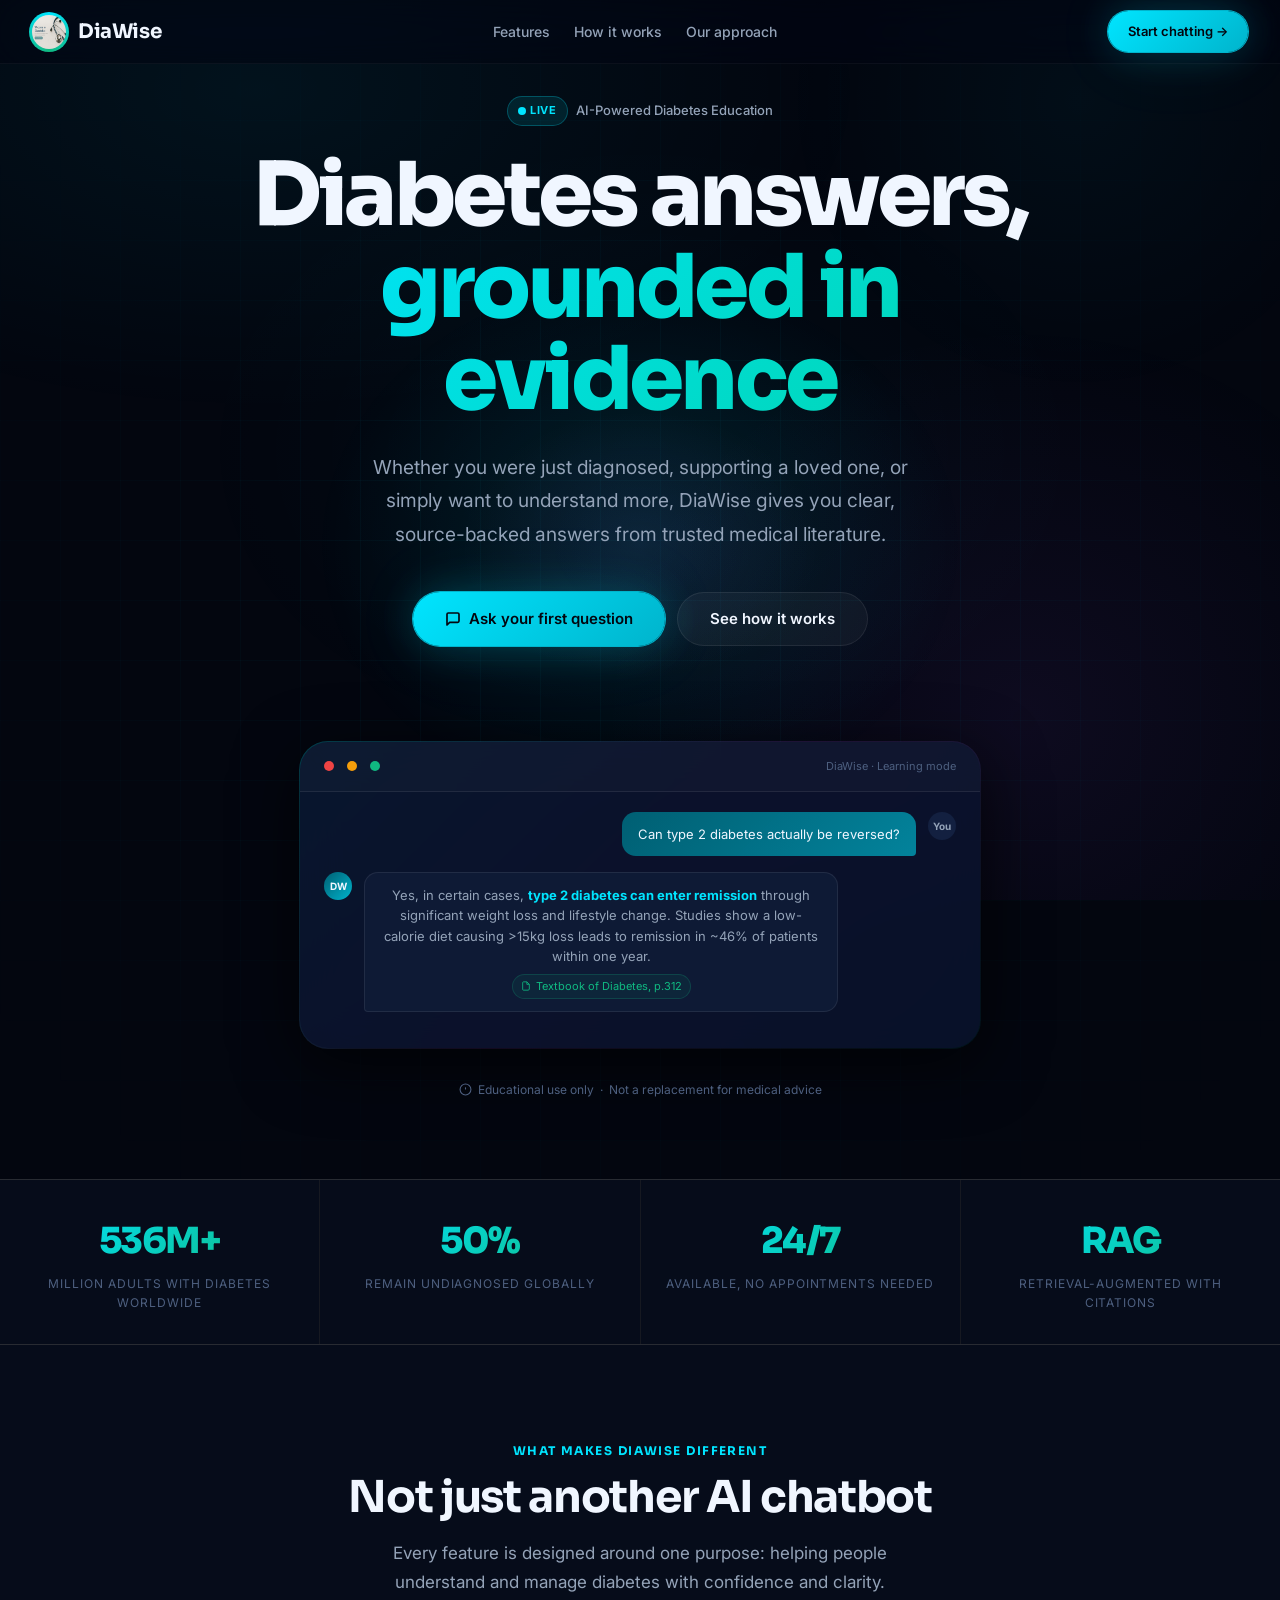
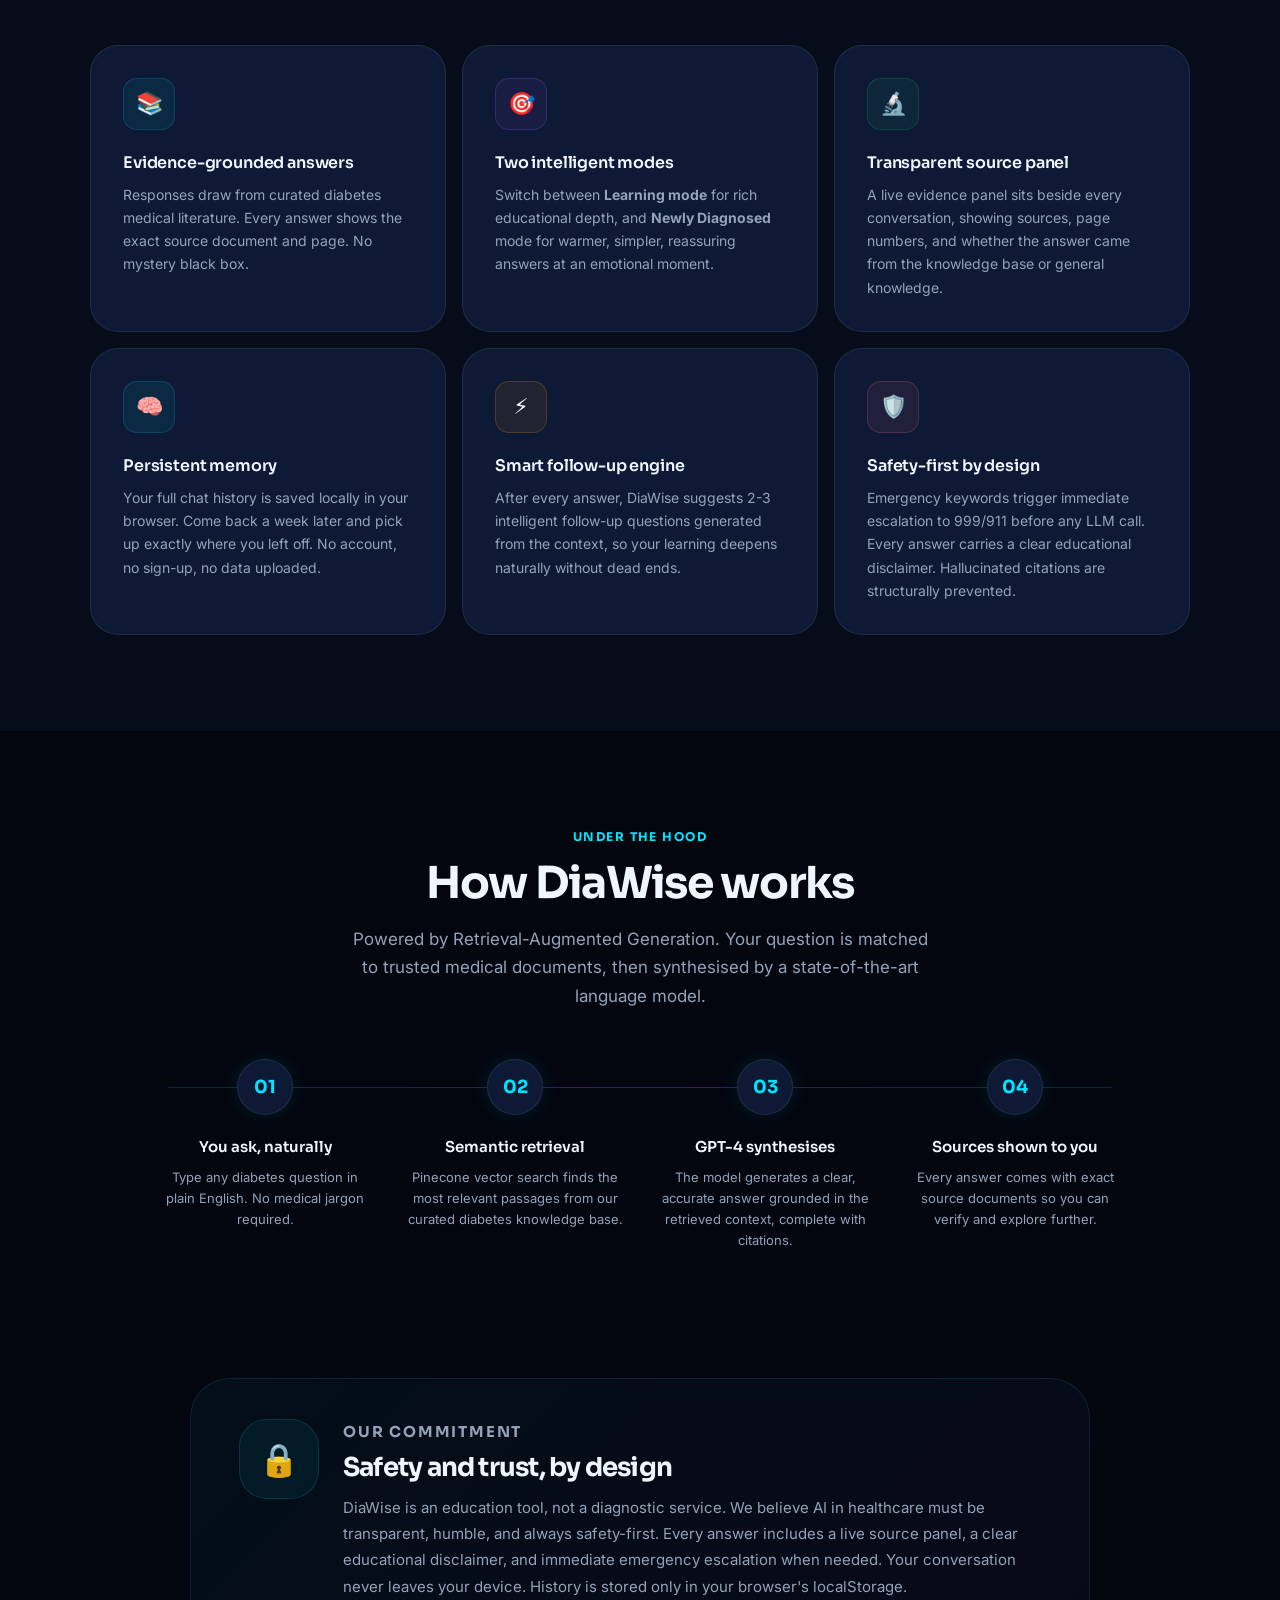
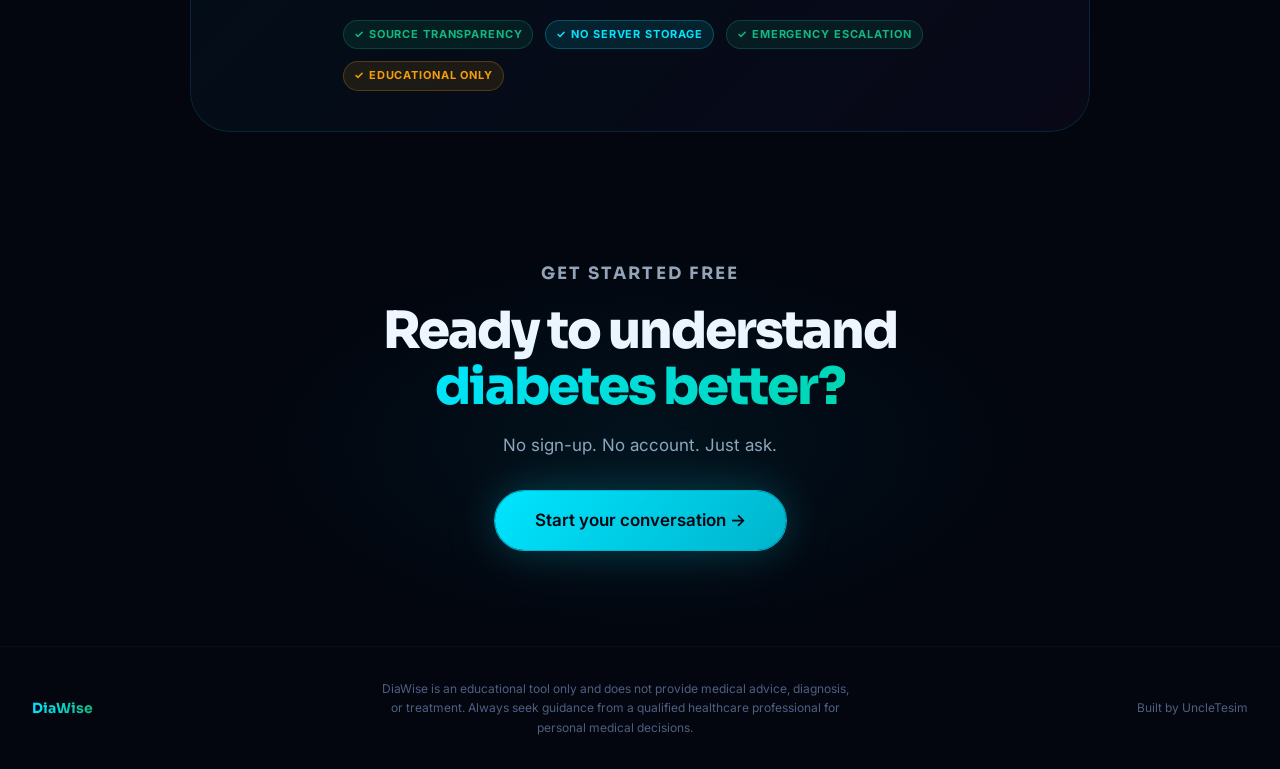
<file: templates/index.html>
<!doctype html>
<html lang="en">
  <head>
    <meta charset="UTF-8" />
    <meta name="viewport" content="width=device-width, initial-scale=1.0" />
    <title>DiaWise – Trusted Diabetes Information, Powered by AI</title>
    <meta
      name="description"
      content="Evidence-grounded answers about diabetes from trusted medical literature. Built for the newly diagnosed, caregivers, and lifelong learners."
    />
    <link rel="icon" type="image/png" href="/static/favicon.png" />
    <link rel="preconnect" href="https://fonts.googleapis.com" />
    <link rel="preconnect" href="https://fonts.gstatic.com" crossorigin />
    <link
      href="https://fonts.googleapis.com/css2?family=Sora:wght@300;400;600;700;800&family=Inter:wght@400;500;600&display=swap"
      rel="stylesheet"
    />
    <link rel="stylesheet" href="/static/style.css" />
  </head>
  <body>
    <!-- ═══════════════════════════════════════════════════════════════
     NAVIGATION
═══════════════════════════════════════════════════════════════════ -->
    <nav class="dw-nav" id="dw-nav" aria-label="Main navigation">
      <a href="/" class="dw-nav__brand" aria-label="DiaWise home">
        <div class="dw-nav__logo-wrap" aria-hidden="true">
          <img src="/static/favicon.png" alt="" />
        </div>
        DiaWise
      </a>
      <ul class="dw-nav__links" role="list">
        <li><a href="#features">Features</a></li>
        <li><a href="#how-it-works">How it works</a></li>
        <li><a href="#trust">Our approach</a></li>
      </ul>
      <a href="/ask" class="btn btn--primary btn--sm">Start chatting →</a>
    </nav>

    <!-- ═══════════════════════════════════════════════════════════════
     HERO
═══════════════════════════════════════════════════════════════════ -->
    <main>
      <section class="dw-hero" aria-labelledby="hero-title">
        <div class="dw-hero__grid" aria-hidden="true"></div>
        <div class="dw-hero__burst" aria-hidden="true"></div>

        <!-- Floating particles injected by JS -->
        <div
          class="dw-hero__particles"
          id="dw-particles"
          aria-hidden="true"
        ></div>

        <span class="dw-hero__eyebrow">
          <span class="badge badge--cyan">
            <svg
              width="8"
              height="8"
              viewBox="0 0 8 8"
              fill="currentColor"
              aria-hidden="true"
            >
              <circle cx="4" cy="4" r="4" />
            </svg>
            Live
          </span>
          <span
            style="color: var(--text-2); font-size: 0.8125rem; font-weight: 500"
            >AI-Powered Diabetes Education</span
          >
        </span>

        <h1 class="dw-hero__title" id="hero-title">
          Diabetes answers,<br />
          <span class="gradient-text line2">grounded in evidence</span>
        </h1>

        <p class="dw-hero__subtitle">
          Whether you were just diagnosed, supporting a loved one, or simply
          want to understand more, DiaWise gives you clear, source-backed
          answers from trusted medical literature.
        </p>

        <div class="dw-hero__actions">
          <a href="/ask" class="btn btn--primary">
            <svg
              width="16"
              height="16"
              viewBox="0 0 24 24"
              fill="none"
              stroke="currentColor"
              stroke-width="2.5"
              stroke-linecap="round"
              stroke-linejoin="round"
              aria-hidden="true"
            >
              <path
                d="M21 15a2 2 0 0 1-2 2H7l-4 4V5a2 2 0 0 1 2-2h14a2 2 0 0 1 2 2z"
              />
            </svg>
            Ask your first question
          </a>
          <a href="#how-it-works" class="btn btn--ghost">See how it works</a>
        </div>

        <!-- Floating demo preview -->
        <div class="dw-hero__preview" aria-hidden="true">
          <div class="dw-preview-card">
            <div class="dw-preview-card__header">
              <div
                class="dw-preview-card__dot"
                style="background: #ef4444"
              ></div>
              <div
                class="dw-preview-card__dot"
                style="background: #f59e0b; margin-left: 5px"
              ></div>
              <div
                class="dw-preview-card__dot"
                style="background: #10b981; margin-left: 5px"
              ></div>
              <span style="flex: 1"></span>
              <span
                style="
                  font-size: 0.6875rem;
                  color: var(--text-3);
                  font-family: var(--font-body);
                "
                >DiaWise · Learning mode</span
              >
            </div>
            <div class="dw-preview-card__body">
              <div class="dw-preview-msg dw-preview-msg--user">
                <div class="dw-preview-avatar dw-preview-avatar--user">You</div>
                <div class="dw-preview-bubble dw-preview-bubble--user">
                  Can type 2 diabetes actually be reversed?
                </div>
              </div>
              <div class="dw-preview-msg">
                <div class="dw-preview-avatar dw-preview-avatar--bot">DW</div>
                <div class="dw-preview-bubble dw-preview-bubble--bot">
                  Yes, in certain cases,
                  <strong>type 2 diabetes can enter remission</strong> through
                  significant weight loss and lifestyle change. Studies show a
                  low-calorie diet causing >15kg loss leads to remission in ~46%
                  of patients within one year.
                  <div>
                    <span class="dw-preview-source">
                      <svg
                        width="10"
                        height="10"
                        viewBox="0 0 24 24"
                        fill="none"
                        stroke="currentColor"
                        stroke-width="2"
                        aria-hidden="true"
                      >
                        <path
                          d="M14 2H6a2 2 0 0 0-2 2v16a2 2 0 0 0 2 2h12a2 2 0 0 1 2-2V8z"
                        />
                        <polyline points="14 2 14 8 20 8" />
                      </svg>
                      Textbook of Diabetes, p.312
                    </span>
                  </div>
                </div>
              </div>
            </div>
          </div>
        </div>

        <p
          style="
            margin-top: var(--sp-8);
            font-size: 0.75rem;
            color: var(--text-3);
            display: flex;
            align-items: center;
            gap: 6px;
            animation: fadeSlideUp 0.8s 0.4s both;
          "
        >
          <svg
            width="13"
            height="13"
            viewBox="0 0 24 24"
            fill="none"
            stroke="currentColor"
            stroke-width="2"
            aria-hidden="true"
          >
            <circle cx="12" cy="12" r="10" />
            <line x1="12" y1="8" x2="12" y2="12" />
            <line x1="12" y1="16" x2="12.01" y2="16" />
          </svg>
          Educational use only &nbsp;·&nbsp; Not a replacement for medical
          advice
        </p>
      </section>

      <!-- ═══════════════════════════════════════════════════════════════
     STATS
═══════════════════════════════════════════════════════════════════ -->
      <div class="dw-stats" role="list" aria-label="Key statistics">
        <div class="dw-stats__item" role="listitem">
          <div class="dw-stats__value" data-count="537">0</div>
          <div class="dw-stats__label">
            Million adults with diabetes worldwide
          </div>
        </div>
        <div class="dw-stats__item" role="listitem">
          <div class="dw-stats__value">50%</div>
          <div class="dw-stats__label">Remain undiagnosed globally</div>
        </div>
        <div class="dw-stats__item" role="listitem">
          <div class="dw-stats__value">24/7</div>
          <div class="dw-stats__label">Available, no appointments needed</div>
        </div>
        <div class="dw-stats__item" role="listitem">
          <div class="dw-stats__value">RAG</div>
          <div class="dw-stats__label">Retrieval-augmented with citations</div>
        </div>
      </div>

      <!-- ═══════════════════════════════════════════════════════════════
     FEATURES
═══════════════════════════════════════════════════════════════════ -->
      <section
        class="dw-features"
        id="features"
        aria-labelledby="features-heading"
      >
        <div
          style="
            text-align: center;
            margin-bottom: var(--sp-12);
            max-width: 1100px;
            margin-left: auto;
            margin-right: auto;
          "
        >
          <p class="section-label">What makes DiaWise different</p>
          <h2 class="section-title" id="features-heading">
            Not just another AI chatbot
          </h2>
          <p class="section-subtitle" style="margin: 0 auto">
            Every feature is designed around one purpose: helping people
            understand and manage diabetes with confidence and clarity.
          </p>
        </div>
        <div class="dw-features__grid">
          <div class="dw-feature-card">
            <div class="dw-feature-card__icon-wrap" aria-hidden="true">📚</div>
            <h3>Evidence-grounded answers</h3>
            <p>
              Responses draw from curated diabetes medical literature. Every
              answer shows the exact source document and page. No mystery black
              box.
            </p>
          </div>
          <div class="dw-feature-card">
            <div class="dw-feature-card__icon-wrap" aria-hidden="true">🎯</div>
            <h3>Two intelligent modes</h3>
            <p>
              Switch between <strong>Learning mode</strong> for rich educational
              depth, and <strong>Newly Diagnosed</strong> mode for warmer,
              simpler, reassuring answers at an emotional moment.
            </p>
          </div>
          <div class="dw-feature-card">
            <div class="dw-feature-card__icon-wrap" aria-hidden="true">🔬</div>
            <h3>Transparent source panel</h3>
            <p>
              A live evidence panel sits beside every conversation, showing
              sources, page numbers, and whether the answer came from the
              knowledge base or general knowledge.
            </p>
          </div>
          <div class="dw-feature-card">
            <div class="dw-feature-card__icon-wrap" aria-hidden="true">🧠</div>
            <h3>Persistent memory</h3>
            <p>
              Your full chat history is saved locally in your browser. Come back
              a week later and pick up exactly where you left off. No account,
              no sign-up, no data uploaded.
            </p>
          </div>
          <div class="dw-feature-card">
            <div class="dw-feature-card__icon-wrap" aria-hidden="true">⚡</div>
            <h3>Smart follow-up engine</h3>
            <p>
              After every answer, DiaWise suggests 2-3 intelligent follow-up
              questions generated from the context, so your learning deepens
              naturally without dead ends.
            </p>
          </div>
          <div class="dw-feature-card">
            <div class="dw-feature-card__icon-wrap" aria-hidden="true">🛡️</div>
            <h3>Safety-first by design</h3>
            <p>
              Emergency keywords trigger immediate escalation to 999/911 before
              any LLM call. Every answer carries a clear educational disclaimer.
              Hallucinated citations are structurally prevented.
            </p>
          </div>
        </div>
      </section>

      <!-- ═══════════════════════════════════════════════════════════════
     HOW IT WORKS
═══════════════════════════════════════════════════════════════════ -->
      <section class="dw-how" id="how-it-works" aria-labelledby="how-heading">
        <div style="text-align: center; margin-bottom: var(--sp-12)">
          <p class="section-label">Under the hood</p>
          <h2 class="section-title" id="how-heading">How DiaWise works</h2>
          <p class="section-subtitle" style="margin: 0 auto">
            Powered by Retrieval-Augmented Generation. Your question is matched
            to trusted medical documents, then synthesised by a state-of-the-art
            language model.
          </p>
        </div>
        <div class="dw-how__track" role="list">
          <div class="dw-step" role="listitem">
            <div class="dw-step__num" aria-hidden="true">01</div>
            <div>
              <h3>You ask, naturally</h3>
              <p>
                Type any diabetes question in plain English. No medical jargon
                required.
              </p>
            </div>
          </div>
          <div class="dw-step" role="listitem">
            <div class="dw-step__num" aria-hidden="true">02</div>
            <div>
              <h3>Semantic retrieval</h3>
              <p>
                Pinecone vector search finds the most relevant passages from our
                curated diabetes knowledge base.
              </p>
            </div>
          </div>
          <div class="dw-step" role="listitem">
            <div class="dw-step__num" aria-hidden="true">03</div>
            <div>
              <h3>GPT-4 synthesises</h3>
              <p>
                The model generates a clear, accurate answer grounded in the
                retrieved context, complete with citations.
              </p>
            </div>
          </div>
          <div class="dw-step" role="listitem">
            <div class="dw-step__num" aria-hidden="true">04</div>
            <div>
              <h3>Sources shown to you</h3>
              <p>
                Every answer comes with exact source documents so you can verify
                and explore further.
              </p>
            </div>
          </div>
        </div>
      </section>

      <!-- ═══════════════════════════════════════════════════════════════
     TRUST
═══════════════════════════════════════════════════════════════════ -->
      <section class="dw-trust" id="trust" aria-labelledby="trust-heading">
        <div class="dw-trust-card">
          <div class="dw-trust-card__icon-wrap" aria-hidden="true">🔒</div>
          <div>
            <p class="section-label" style="margin-bottom: var(--sp-2)">
              Our commitment
            </p>
            <h2
              class="section-title"
              style="font-size: 1.625rem; margin-bottom: var(--sp-3)"
              id="trust-heading"
            >
              Safety and trust, by design
            </h2>
            <p
              style="
                color: var(--text-2);
                font-size: 0.9375rem;
                line-height: 1.75;
              "
            >
              DiaWise is an education tool, not a diagnostic service. We believe
              AI in healthcare must be transparent, humble, and always
              safety-first. Every answer includes a live source panel, a clear
              educational disclaimer, and immediate emergency escalation when
              needed. Your conversation never leaves your device. History is
              stored only in your browser's localStorage.
            </p>
            <div class="dw-trust-pillars">
              <span class="badge badge--emerald">✓ Source transparency</span>
              <span class="badge badge--cyan">✓ No server storage</span>
              <span class="badge badge--emerald">✓ Emergency escalation</span>
              <span class="badge badge--amber">✓ Educational only</span>
            </div>
          </div>
        </div>
      </section>

      <!-- ═══════════════════════════════════════════════════════════════
     CTA
═══════════════════════════════════════════════════════════════════ -->
      <section class="dw-cta" aria-labelledby="cta-heading">
        <p class="section-label" style="margin-bottom: var(--sp-4)">
          Get started free
        </p>
        <h2 id="cta-heading">
          Ready to understand<br />
          <span class="gradient-text">diabetes better?</span>
        </h2>
        <p>No sign-up. No account. Just ask.</p>
        <a
          href="/ask"
          class="btn btn--primary"
          style="font-size: 1.0625rem; padding: 16px 40px"
        >
          Start your conversation →
        </a>
      </section>
    </main>

    <!-- ═══════════════════════════════════════════════════════════════
     FOOTER
═══════════════════════════════════════════════════════════════════ -->
    <footer class="dw-footer" role="contentinfo">
      <span class="dw-footer__brand">DiaWise</span>
      <p class="dw-footer__disclaimer">
        DiaWise is an educational tool only and does not provide medical advice,
        diagnosis, or treatment. Always seek guidance from a qualified
        healthcare professional for personal medical decisions.
      </p>
      <span class="dw-footer__right">Built by UncleTesim</span>
    </footer>

    <script>
      // Nav scroll effect
      const nav = document.getElementById("dw-nav");
      window.addEventListener(
        "scroll",
        () => {
          nav.classList.toggle("scrolled", window.scrollY > 20);
        },
        { passive: true },
      );

      // Animated particles
      (function () {
        const container = document.getElementById("dw-particles");
        if (!container) return;
        const count = 18;
        for (let i = 0; i < count; i++) {
          const p = document.createElement("div");
          p.className = "particle";
          const size = Math.random() * 3 + 1.5;
          const left = Math.random() * 100;
          const dx = (Math.random() - 0.5) * 120;
          const dur = 10 + Math.random() * 14;
          const delay = Math.random() * -dur;
          p.style.cssText = `width:${size}px;height:${size}px;left:${left}%;--dx:${dx}px;--dur:${dur}s;--delay:${delay}s;`;
          container.appendChild(p);
        }
      })();

      // Counter animation for stats
      (function () {
        const counters = document.querySelectorAll("[data-count]");
        const observer = new IntersectionObserver(
          (entries) => {
            entries.forEach((entry) => {
              if (!entry.isIntersecting) return;
              const el = entry.target;
              const target = parseInt(el.dataset.count, 10);
              const suffix = el.dataset.suffix || "M+";
              let start = 0;
              const duration = 1600;
              const step = (timestamp) => {
                if (!start) start = timestamp;
                const progress = Math.min((timestamp - start) / duration, 1);
                const ease = 1 - Math.pow(1 - progress, 3);
                el.textContent = Math.round(ease * target) + suffix;
                if (progress < 1) requestAnimationFrame(step);
              };
              requestAnimationFrame(step);
              observer.unobserve(el);
            });
          },
          { threshold: 0.5 },
        );
        counters.forEach((c) => {
          c.dataset.suffix = c.dataset.suffix || "M+";
          observer.observe(c);
        });
      })();

      // Scroll-triggered fade-in for sections
      (function () {
        const els = document.querySelectorAll(
          ".dw-feature-card, .dw-step, .dw-stats__item",
        );
        const observer = new IntersectionObserver(
          (entries) => {
            entries.forEach((entry, i) => {
              if (entry.isIntersecting) {
                const el = entry.target;
                el.style.animation = `fadeSlideUp .55s ${i * 0.07}s both`;
                observer.unobserve(el);
              }
            });
          },
          { threshold: 0.1 },
        );
        // Initially hide them
        els.forEach((el) => {
          el.style.opacity = "0";
          observer.observe(el);
        });
      })();
    </script>
  </body>
</html>
</file>
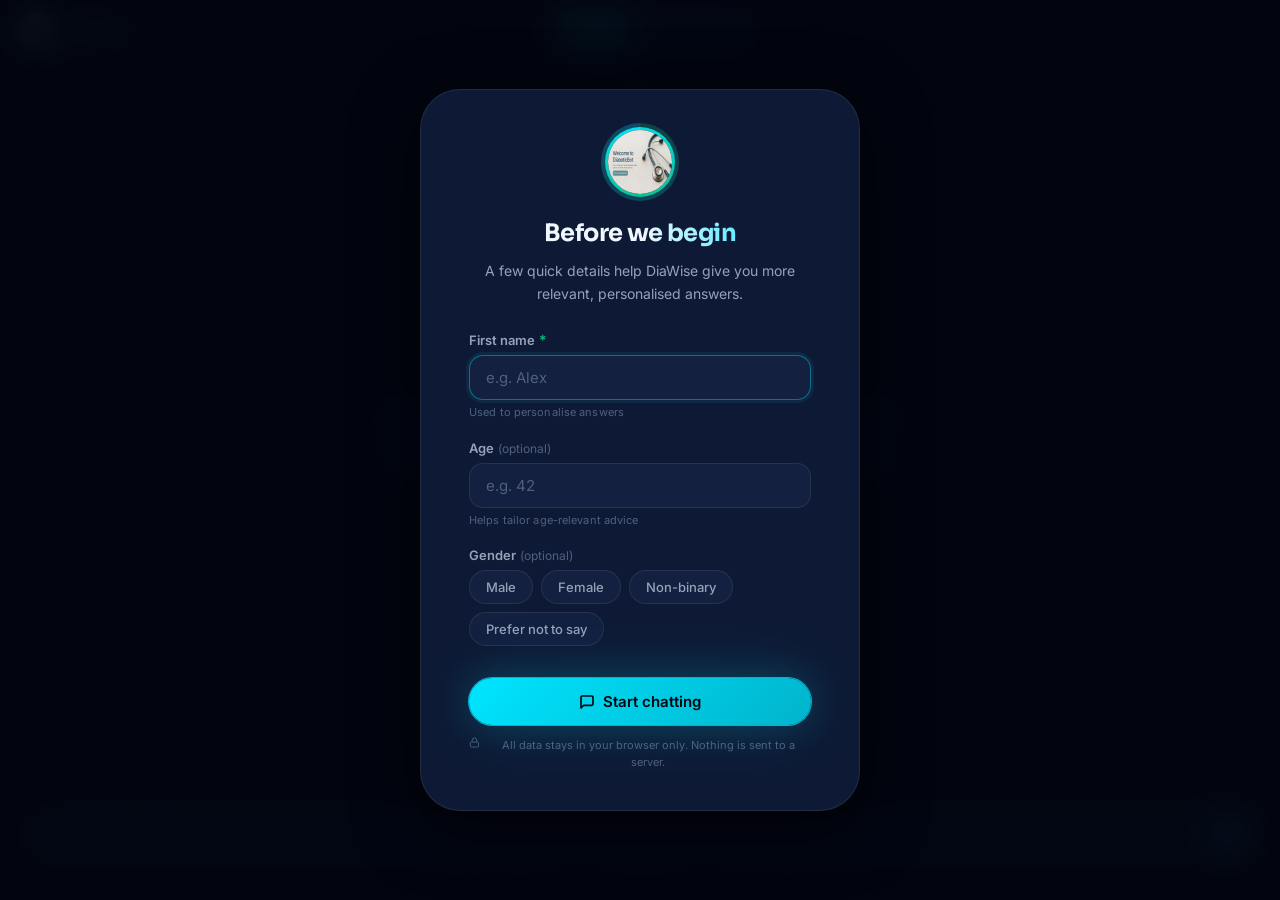
<file: templates/ask.html>
<!doctype html>
<html lang="en">
  <head>
    <meta charset="UTF-8" />
    <meta name="viewport" content="width=device-width, initial-scale=1.0" />
    <title>DiaWise – Ask a Question</title>
    <meta
      name="description"
      content="Ask diabetes questions and get evidence-backed answers from DiaWise."
    />
    <link rel="icon" type="image/png" href="/static/favicon.png" />
    <link rel="preconnect" href="https://fonts.googleapis.com" />
    <link rel="preconnect" href="https://fonts.gstatic.com" crossorigin />
    <link
      href="https://fonts.googleapis.com/css2?family=Sora:wght@300;400;600;700;800&family=Inter:wght@400;500;600&display=swap"
      rel="stylesheet"
    />
    <link rel="stylesheet" href="/static/style.css" />
  </head>
  <body class="app-layout">
    <!-- ═══════════════════════════════════════════════════════════════
     APP HEADER
═══════════════════════════════════════════════════════════════════ -->
    <header class="dw-app-header" role="banner">
      <a
        href="/"
        class="dw-app-header__brand"
        aria-label="Return to DiaWise home"
      >
        <div class="dw-app-header__logo-ring" aria-hidden="true">
          <img src="/static/favicon.png" alt="" />
        </div>
        <span class="dw-app-header__name">DiaWise</span>
      </a>

      <!-- Mode toggle -->
      <div class="dw-mode-toggle" role="group" aria-label="Answer mode">
        <button
          class="dw-mode-toggle__btn active"
          data-mode="learning"
          aria-pressed="true"
          title="Detailed educational answers"
        >
          <svg
            width="13"
            height="13"
            viewBox="0 0 24 24"
            fill="none"
            stroke="currentColor"
            stroke-width="2.5"
            stroke-linecap="round"
            stroke-linejoin="round"
            aria-hidden="true"
          >
            <path d="M2 3h6a4 4 0 0 1 4 4v14a3 3 0 0 0-3-3H2z" />
            <path d="M22 3h-6a4 4 0 0 0-4 4v14a3 3 0 0 1 3-3h7z" />
          </svg>
          Learning
        </button>
        <button
          class="dw-mode-toggle__btn"
          data-mode="newly_diagnosed"
          aria-pressed="false"
          title="Simpler, warmer answers for the newly diagnosed"
        >
          <svg
            width="13"
            height="13"
            viewBox="0 0 24 24"
            fill="none"
            stroke="currentColor"
            stroke-width="2.5"
            stroke-linecap="round"
            stroke-linejoin="round"
            aria-hidden="true"
          >
            <path
              d="M20.84 4.61a5.5 5.5 0 0 0-7.78 0L12 5.67l-1.06-1.06a5.5 5.5 0 0 0-7.78 7.78l1.06 1.06L12 21.23l7.78-7.78 1.06-1.06a5.5 5.5 0 0 0 0-7.78z"
            />
          </svg>
          Newly diagnosed
        </button>
      </div>

      <div class="dw-app-header__actions">
        <button
          class="dw-icon-btn"
          id="dw-evidence-toggle-btn"
          title="Toggle evidence panel"
          aria-expanded="false"
          aria-controls="dw-evidence"
        >
          <svg
            width="17"
            height="17"
            viewBox="0 0 24 24"
            fill="none"
            stroke="currentColor"
            stroke-width="2"
            stroke-linecap="round"
            stroke-linejoin="round"
            aria-hidden="true"
          >
            <path
              d="M14 2H6a2 2 0 0 0-2 2v16a2 2 0 0 0 2 2h12a2 2 0 0 0 2-2V8z"
            />
            <polyline points="14 2 14 8 20 8" />
            <line x1="16" y1="13" x2="8" y2="13" />
            <line x1="16" y1="17" x2="8" y2="17" />
            <polyline points="10 9 9 9 8 9" />
          </svg>
          <span class="dw-app-header__action-label">Sources</span>
        </button>
        <button
          class="dw-icon-btn dw-icon-btn--danger"
          id="dw-clear-btn"
          title="Clear conversation"
          aria-label="Clear all messages"
        >
          <svg
            width="16"
            height="16"
            viewBox="0 0 24 24"
            fill="none"
            stroke="currentColor"
            stroke-width="2"
            stroke-linecap="round"
            stroke-linejoin="round"
            aria-hidden="true"
          >
            <polyline points="3 6 5 6 21 6" />
            <path d="M19 6l-1 14a2 2 0 0 1-2 2H8a2 2 0 0 1-2-2L5 6" />
            <path d="M10 11v6" />
            <path d="M14 11v6" />
            <path d="M9 6V4a1 1 0 0 1 1-1h4a1 1 0 0 1 1 1v2" />
          </svg>
          <span class="dw-app-header__action-label">Clear</span>
        </button>
      </div>
    </header>

    <!-- ═══════════════════════════════════════════════════════════════
     APP SHELL — CHAT + EVIDENCE PANEL
═══════════════════════════════════════════════════════════════════ -->
    <div class="dw-app-shell">
      <!-- CHAT PANE -->
      <div class="dw-chat-pane" role="main" id="dw-chat-pane">
        <!-- Welcome state (hidden when conversation exists) -->
        <div class="dw-welcome" id="dw-welcome" aria-live="polite">
          <div class="dw-welcome__orb" aria-hidden="true">
            <img src="/static/favicon.png" alt="" />
          </div>
          <h2>Ask me anything about diabetes</h2>
          <p class="dw-welcome__sub">
            Evidence-backed answers drawn from trusted medical literature.
            Switch modes above to tune the depth and tone of your answers.
          </p>
          <div class="dw-starters" role="list" aria-label="Suggested questions">
            <button class="dw-starter-chip" role="listitem">
              What are early signs of type 2 diabetes?
            </button>
            <button class="dw-starter-chip" role="listitem">
              How does insulin resistance work?
            </button>
            <button class="dw-starter-chip" role="listitem">
              What is HbA1c and why does it matter?
            </button>
            <button class="dw-starter-chip" role="listitem">
              Can diet alone control blood sugar?
            </button>
          </div>
        </div>

        <!-- Message feed -->
        <div
          class="dw-feed"
          id="dw-feed"
          role="log"
          aria-label="Conversation"
          aria-live="polite"
          aria-atomic="false"
        ></div>

        <!-- Follow-up chips (injected by JS) -->
        <div
          class="dw-followups"
          id="dw-followups"
          aria-label="Suggested follow-up questions"
          role="list"
        ></div>
      </div>

      <!-- EVIDENCE PANEL -->
      <aside
        class="dw-evidence"
        id="dw-evidence"
        aria-label="Evidence and sources"
        aria-hidden="true"
      >
        <div class="dw-evidence-header">
          <div class="dw-evidence-header__title">
            <span class="dw-evidence-dot" aria-hidden="true"></span>
            Sources
          </div>
          <button
            class="dw-icon-btn dw-evidence-close"
            id="dw-evidence-close"
            aria-label="Close sources panel"
          >
            <svg
              width="16"
              height="16"
              viewBox="0 0 24 24"
              fill="none"
              stroke="currentColor"
              stroke-width="2.5"
              stroke-linecap="round"
              stroke-linejoin="round"
              aria-hidden="true"
            >
              <line x1="18" y1="6" x2="6" y2="18" />
              <line x1="6" y1="6" x2="18" y2="18" />
            </svg>
          </button>
        </div>
        <div class="dw-evidence-body" id="dw-evidence-body">
          <p class="dw-evidence-empty" id="dw-evidence-empty">
            Sources retrieved for the current answer will appear here.
          </p>
        </div>
      </aside>
    </div>

    <!-- ═══════════════════════════════════════════════════════════════
     INPUT BAR
═══════════════════════════════════════════════════════════════════ -->
    <form
      class="dw-input-bar"
      id="dw-form"
      aria-label="Ask a question"
      novalidate
    >
      <div class="dw-input-wrap" role="presentation">
        <textarea
          class="dw-input"
          id="dw-input"
          name="question"
          placeholder="Ask about diabetes…"
          rows="1"
          maxlength="2000"
          aria-label="Your question"
          autocomplete="off"
          autocorrect="on"
          spellcheck="true"
        ></textarea>
        <button
          class="dw-send-btn"
          type="submit"
          id="dw-send-btn"
          aria-label="Send question"
        >
          <svg
            width="18"
            height="18"
            viewBox="0 0 24 24"
            fill="none"
            stroke="currentColor"
            stroke-width="2.5"
            stroke-linecap="round"
            stroke-linejoin="round"
            aria-hidden="true"
          >
            <line x1="22" y1="2" x2="11" y2="13" />
            <polygon points="22 2 15 22 11 13 2 9 22 2" />
          </svg>
        </button>
      </div>
      <p class="dw-input-hint">
        <svg
          width="11"
          height="11"
          viewBox="0 0 24 24"
          fill="none"
          stroke="currentColor"
          stroke-width="2"
          aria-hidden="true"
        >
          <circle cx="12" cy="12" r="10" />
          <line x1="12" y1="8" x2="12" y2="12" />
          <line x1="12" y1="16" x2="12.01" y2="16" />
        </svg>
        Educational purposes only &nbsp;·&nbsp; Not medical advice &nbsp;·&nbsp;
        Enter or Shift+Enter to send
      </p>
    </form>

    <!-- Typing indicator template (cloned by JS) -->
    <template id="typing-tpl">
      <div
        class="dw-msg dw-msg--bot dw-msg--typing"
        role="status"
        aria-label="DiaWise is thinking"
      >
        <div class="dw-msg__avatar" aria-hidden="true">DW</div>
        <div class="dw-msg__bubble">
          <span class="dw-typing" aria-hidden="true">
            <span></span><span></span><span></span>
          </span>
        </div>
      </div>
    </template>

    <!-- ═══════════════════════════════════════════════════════════════
     ONBOARDING OVERLAY
═══════════════════════════════════════════════════════════════ -->
    <div
      class="dw-onboarding"
      id="dw-onboarding"
      role="dialog"
      aria-modal="true"
      aria-labelledby="onboarding-title"
    >
      <div class="dw-onboarding__card">
        <div class="dw-onboarding__orb" aria-hidden="true">
          <img src="/static/favicon.png" alt="" />
        </div>
        <h2 id="onboarding-title">Before we begin</h2>
        <p>
          A few quick details help DiaWise give you more relevant, personalised
          answers.
        </p>

        <form id="dw-onboarding-form" novalidate>
          <div class="dw-onboarding__field">
            <label for="ob-name">
              First name
              <span class="dw-ob-required" aria-label="required">*</span>
            </label>
            <input
              type="text"
              id="ob-name"
              name="name"
              autocomplete="given-name"
              placeholder="e.g. Alex"
              required
              maxlength="60"
            />
            <span class="dw-ob-hint">Used to personalise answers</span>
          </div>

          <div class="dw-onboarding__field">
            <label for="ob-age"
              >Age <span class="dw-ob-optional">(optional)</span></label
            >
            <input
              type="number"
              id="ob-age"
              name="age"
              min="1"
              max="120"
              placeholder="e.g. 42"
            />
            <span class="dw-ob-hint">Helps tailor age-relevant advice</span>
          </div>

          <div class="dw-onboarding__field">
            <label>Gender <span class="dw-ob-optional">(optional)</span></label>
            <div
              class="dw-gender-group"
              role="group"
              aria-label="Select gender"
            >
              <button type="button" class="dw-gender-btn" data-value="male">
                Male
              </button>
              <button type="button" class="dw-gender-btn" data-value="female">
                Female
              </button>
              <button
                type="button"
                class="dw-gender-btn"
                data-value="non-binary"
              >
                Non-binary
              </button>
              <button
                type="button"
                class="dw-gender-btn"
                data-value="prefer-not-to-say"
              >
                Prefer not to say
              </button>
            </div>
          </div>

          <button type="submit" class="btn btn--primary dw-onboarding__submit">
            <svg
              width="16"
              height="16"
              viewBox="0 0 24 24"
              fill="none"
              stroke="currentColor"
              stroke-width="2.5"
              stroke-linecap="round"
              stroke-linejoin="round"
              aria-hidden="true"
            >
              <path
                d="M21 15a2 2 0 0 1-2 2H7l-4 4V5a2 2 0 0 1 2-2h14a2 2 0 0 1 2 2z"
              />
            </svg>
            Start chatting
          </button>

          <p class="dw-onboarding__privacy">
            <svg
              width="11"
              height="11"
              viewBox="0 0 24 24"
              fill="none"
              stroke="currentColor"
              stroke-width="2"
              aria-hidden="true"
            >
              <rect x="3" y="11" width="18" height="11" rx="2" ry="2" />
              <path d="M7 11V7a5 5 0 0 1 10 0v4" />
            </svg>
            All data stays in your browser only. Nothing is sent to a server.
          </p>
        </form>
      </div>
    </div>
    <script src="/static/script.js"></script>
  </body>
</html>
</file>
<file: static/style.css>
/* ════════════════════════════════════════════════════════════════════
   DiaWise  ·  World-Class Design System v2
   Visual language: Medical-tech precision meets human warmth.
   Inspired by: Linear, Perplexity AI, Levels Health, Raycast.
   Typography: Sora (display) + Inter (body)
════════════════════════════════════════════════════════════════════ */

/* ── Google Fonts ────────────────────────────────────────────────── */
@import url('https://fonts.googleapis.com/css2?family=Sora:wght@300;400;600;700;800&family=Inter:wght@400;500;600&display=swap');

/* ── Design Tokens ───────────────────────────────────────────────── */
:root {
  /* Core palette — deep space medical */
  --bg-void:        #03060f;
  --bg-deep:        #060c1a;
  --bg-base:        #09112a;
  --bg-raised:      #0e1a35;
  --bg-overlay:     #132040;
  --bg-glass:       rgba(14,26,53,0.7);
  --bg-glass-light: rgba(255,255,255,0.04);

  /* Brand spectrum */
  --cyan:           #00e5ff;
  --cyan-mid:       #00b4cc;
  --cyan-dim:       #005f73;
  --cyan-glow:      rgba(0,229,255,0.18);
  --cyan-glow-soft: rgba(0,229,255,0.07);
  --violet:         #a855f7;
  --violet-mid:     #7c3aed;
  --violet-glow:    rgba(168,85,247,0.15);
  --rose:           #fb7185;
  --emerald:        #10b981;
  --emerald-glow:   rgba(16,185,129,0.15);
  --amber:          #f59e0b;
  --amber-glow:     rgba(245,158,11,0.12);
  --red:            #ef4444;
  --red-glow:       rgba(239,68,68,0.15);

  /* Text */
  --text-1: #f0f6ff;
  --text-2: #94a3b8;
  --text-3: #4e6080;
  --text-inv: #03060f;

  /* Borders */
  --border-1: rgba(255,255,255,0.08);
  --border-2: rgba(0,229,255,0.2);
  --border-3: rgba(255,255,255,0.04);

  /* Radii */
  --r-xs:   4px;
  --r-sm:   8px;
  --r-md:   14px;
  --r-lg:   20px;
  --r-xl:   28px;
  --r-2xl:  40px;
  --r-full: 9999px;

  /* Shadows */
  --shadow-xs:    0 1px 2px rgba(0,0,0,.5);
  --shadow-sm:    0 2px 8px rgba(0,0,0,.4);
  --shadow-md:    0 4px 24px rgba(0,0,0,.5);
  --shadow-lg:    0 8px 40px rgba(0,0,0,.6);
  --shadow-xl:    0 16px 64px rgba(0,0,0,.7);
  --shadow-cyan:  0 0 40px rgba(0,229,255,.2), 0 0 80px rgba(0,229,255,.08);
  --shadow-card:  0 0 0 1px rgba(255,255,255,.06), 0 4px 24px rgba(0,0,0,.5);

  /* Typography */
  --font-display: 'Sora', system-ui, sans-serif;
  --font-body:    'Inter', system-ui, sans-serif;
  --font-mono:    'JetBrains Mono', 'Fira Code', monospace;

  /* Spacing scale */
  --sp-1:  4px;  --sp-2:  8px;  --sp-3: 12px;  --sp-4: 16px;
  --sp-5: 20px;  --sp-6: 24px;  --sp-8: 32px;  --sp-10:40px;
  --sp-12:48px;  --sp-16:64px;  --sp-20:80px;  --sp-24:96px;

  /* Transitions */
  --t-snap:   100ms cubic-bezier(0.4,0,0.2,1);
  --t-fast:   200ms cubic-bezier(0.4,0,0.2,1);
  --t-base:   320ms cubic-bezier(0.4,0,0.2,1);
  --t-slow:   500ms cubic-bezier(0.4,0,0.2,1);
  --t-spring: 400ms cubic-bezier(0.34,1.56,0.64,1);
}

/* ── Reset ───────────────────────────────────────────────────────── */
*,*::before,*::after{box-sizing:border-box;margin:0;padding:0}
html{scroll-behavior:smooth;-webkit-text-size-adjust:100%;text-rendering:optimizeLegibility}
body{
  background:var(--bg-void);
  color:var(--text-1);
  font-family:var(--font-body);
  font-size:1rem;
  line-height:1.6;
  min-height:100vh;
  -webkit-font-smoothing:antialiased;
  overflow-x:hidden;
}
img,svg{display:block;max-width:100%}
a{color:var(--cyan);text-decoration:none}
a:hover{text-decoration:none}
:focus-visible{outline:2px solid var(--cyan);outline-offset:3px;border-radius:var(--r-xs)}

/* ── Animated mesh background ────────────────────────────────────── */
body::before{
  content:'';
  position:fixed;
  inset:0;
  z-index:0;
  background:
    radial-gradient(ellipse 80% 60% at 20% 10%, rgba(0,229,255,.06) 0%, transparent 60%),
    radial-gradient(ellipse 60% 80% at 80% 80%, rgba(168,85,247,.07) 0%, transparent 55%),
    radial-gradient(ellipse 50% 50% at 50% 50%, rgba(0,229,255,.03) 0%, transparent 70%);
  pointer-events:none;
}

/* Moving orb layer */
body::after{
  content:'';
  position:fixed;
  width:600px;height:600px;
  border-radius:var(--r-full);
  background:radial-gradient(circle, rgba(0,229,255,.04) 0%, transparent 70%);
  top:-200px;right:-100px;
  animation:orbFloat 18s ease-in-out infinite;
  pointer-events:none;
  z-index:0;
}
@keyframes orbFloat{
  0%,100%{transform:translate(0,0) scale(1)}
  33%{transform:translate(-60px,80px) scale(1.08)}
  66%{transform:translate(80px,-40px) scale(0.94)}
}

/* ─────────────────────────────────────────────────────────────────
   SHARED COMPONENTS
───────────────────────────────────────────────────────────────── */

/* Buttons */
.btn{
  display:inline-flex;align-items:center;justify-content:center;gap:var(--sp-2);
  font-family:var(--font-body);font-size:.9375rem;font-weight:600;
  padding:14px var(--sp-8);border-radius:var(--r-full);border:none;
  cursor:pointer;transition:all var(--t-base);text-decoration:none;
  white-space:nowrap;position:relative;overflow:hidden;
}
.btn::after{
  content:'';position:absolute;inset:0;
  background:linear-gradient(120deg,transparent 30%,rgba(255,255,255,.06) 50%,transparent 70%);
  transform:translateX(-100%);transition:transform .5s ease;pointer-events:none;
}
.btn:hover::after{transform:translateX(100%)}

.btn--primary{
  background:linear-gradient(135deg, var(--cyan) 0%, var(--cyan-mid) 100%);
  color:var(--bg-void);
  box-shadow:0 0 0 1px var(--cyan-mid), var(--shadow-cyan);
}
.btn--primary:hover{
  transform:translateY(-2px) scale(1.02);
  box-shadow:0 0 0 1px var(--cyan), 0 0 60px rgba(0,229,255,.35);
  color:var(--bg-void);
}

.btn--ghost{
  background:var(--bg-glass-light);
  color:var(--text-1);
  border:1px solid var(--border-1);
  backdrop-filter:blur(8px);
}
.btn--ghost:hover{
  border-color:rgba(0,229,255,.3);
  color:var(--cyan);
  transform:translateY(-2px);
  background:rgba(0,229,255,.05);
}

.btn--sm{font-size:.8125rem;padding:10px var(--sp-5)}
.btn--xs{font-size:.75rem;padding:7px var(--sp-4)}

/* Badge */
.badge{
  display:inline-flex;align-items:center;gap:var(--sp-1);
  font-size:.6875rem;font-weight:700;letter-spacing:.08em;text-transform:uppercase;
  padding:5px 10px;border-radius:var(--r-full);
}
.badge--cyan{background:rgba(0,229,255,.1);color:var(--cyan);border:1px solid rgba(0,229,255,.25)}
.badge--violet{background:rgba(168,85,247,.1);color:var(--violet);border:1px solid rgba(168,85,247,.25)}
.badge--emerald{background:rgba(16,185,129,.1);color:var(--emerald);border:1px solid rgba(16,185,129,.25)}
.badge--amber{background:rgba(245,158,11,.1);color:var(--amber);border:1px solid rgba(245,158,11,.25)}

/* Glass card */
.glass-card{
  background:var(--bg-glass);
  border:1px solid var(--border-1);
  border-radius:var(--r-xl);
  backdrop-filter:blur(20px);
  box-shadow:var(--shadow-card);
}

/* Section heading */
.section-label{
  font-family:var(--font-display);
  font-size:.75rem;font-weight:700;letter-spacing:.12em;text-transform:uppercase;
  color:var(--cyan);margin-bottom:var(--sp-3);
}
.section-title{
  font-family:var(--font-display);
  font-size:clamp(1.75rem,3.5vw,2.75rem);
  font-weight:700;letter-spacing:-.03em;line-height:1.15;
  margin-bottom:var(--sp-4);
}
.section-subtitle{
  color:var(--text-2);font-size:1.0625rem;line-height:1.7;max-width:580px;
}

/* ─────────────────────────────────────────────────────────────────
   LANDING PAGE
───────────────────────────────────────────────────────────────── */

/* ── Nav ─────────────────────────────────────────────────────── */
.dw-nav{
  position:fixed;top:0;left:0;right:0;z-index:100;
  display:flex;align-items:center;justify-content:space-between;
  padding:0 var(--sp-8);height:64px;
  background:rgba(3,6,15,.6);
  backdrop-filter:blur(24px) saturate(180%);
  border-bottom:1px solid var(--border-3);
  transition:background var(--t-base);
}
.dw-nav.scrolled{
  background:rgba(3,6,15,.92);
  border-bottom-color:var(--border-1);
}
.dw-nav__brand{
  display:flex;align-items:center;gap:var(--sp-3);
  font-family:var(--font-display);font-size:1.25rem;font-weight:700;
  color:var(--text-1);letter-spacing:-.02em;
}
.dw-nav__brand:hover{color:var(--text-1)}
.dw-nav__logo-wrap{
  position:relative;width:34px;height:34px;
}
.dw-nav__logo-wrap::before{
  content:'';position:absolute;inset:-3px;
  background:conic-gradient(from 0deg, var(--cyan), var(--emerald), var(--cyan));
  border-radius:var(--r-full);
  animation:spinSlow 6s linear infinite;
}
@keyframes spinSlow{to{transform:rotate(360deg)}}
.dw-nav__logo-wrap img{
  position:relative;z-index:1;width:100%;height:100%;border-radius:var(--r-full);
  background:var(--bg-base);
}
.dw-nav__links{display:flex;gap:var(--sp-6);list-style:none}
.dw-nav__links a{
  font-size:.875rem;font-weight:500;color:var(--text-2);
  transition:color var(--t-fast);position:relative;padding:2px 0;
}
.dw-nav__links a::after{
  content:'';position:absolute;bottom:-2px;left:0;right:0;height:1px;
  background:var(--cyan);transform:scaleX(0);transform-origin:left;
  transition:transform var(--t-fast);
}
.dw-nav__links a:hover{color:var(--text-1)}
.dw-nav__links a:hover::after{transform:scaleX(1)}

/* ── Hero ────────────────────────────────────────────────────── */
.dw-hero{
  position:relative;min-height:100svh;
  display:flex;flex-direction:column;align-items:center;justify-content:center;
  text-align:center;padding:var(--sp-24) var(--sp-6) var(--sp-20);
  overflow:hidden;z-index:1;
}

/* Hero grid lines */
.dw-hero__grid{
  position:absolute;inset:0;
  background-image:
    linear-gradient(rgba(0,229,255,.03) 1px, transparent 1px),
    linear-gradient(90deg, rgba(0,229,255,.03) 1px, transparent 1px);
  background-size:60px 60px;
  mask-image:radial-gradient(ellipse 80% 80% at 50% 50%, black 30%, transparent 80%);
}

/* Central glow burst */
.dw-hero__burst{
  position:absolute;top:50%;left:50%;
  transform:translate(-50%,-55%);
  width:900px;height:900px;
  background:
    radial-gradient(ellipse 60% 50% at 50% 50%, rgba(0,229,255,.1) 0%, transparent 60%),
    radial-gradient(ellipse 40% 30% at 50% 50%, rgba(168,85,247,.08) 0%, transparent 50%);
  pointer-events:none;
  animation:burstPulse 8s ease-in-out infinite;
}
@keyframes burstPulse{
  0%,100%{opacity:.8;transform:translate(-50%,-55%) scale(1)}
  50%{opacity:1;transform:translate(-50%,-55%) scale(1.08)}
}

/* Floating particles */
.dw-hero__particles{position:absolute;inset:0;pointer-events:none;overflow:hidden}
.particle{
  position:absolute;border-radius:var(--r-full);
  background:var(--cyan);opacity:0;
  animation:particleDrift var(--dur,12s) var(--delay,0s) ease-in-out infinite;
}
.particle:nth-child(odd){background:var(--violet)}
@keyframes particleDrift{
  0%{opacity:0;transform:translateY(100vh) translateX(var(--dx,0px))}
  10%{opacity:.6}
  90%{opacity:.3}
  100%{opacity:0;transform:translateY(-10vh) translateX(calc(var(--dx,0px) * -1))}
}

.dw-hero__eyebrow{
  display:inline-flex;align-items:center;gap:var(--sp-2);
  margin-bottom:var(--sp-6);
  animation:fadeSlideUp .8s both;
}

.dw-hero__title{
  font-family:var(--font-display);
  font-size:clamp(2.75rem,7vw,5.5rem);
  font-weight:800;letter-spacing:-.04em;line-height:1.05;
  margin-bottom:var(--sp-6);max-width:900px;
  animation:fadeSlideUp .8s .1s both;
}
.dw-hero__title .line2{display:block}
.gradient-text{
  background:linear-gradient(135deg, var(--cyan) 0%, #00d4aa 55%, var(--emerald) 100%);
  background-size:200% auto;
  -webkit-background-clip:text;-webkit-text-fill-color:transparent;background-clip:text;
  animation:textShimmer 4s linear infinite;
}
@keyframes textShimmer{to{background-position:200% center}}

.dw-hero__subtitle{
  font-size:clamp(1rem,2vw,1.2rem);color:var(--text-2);
  max-width:560px;line-height:1.75;margin-bottom:var(--sp-10);
  animation:fadeSlideUp .8s .2s both;
}
.dw-hero__actions{
  display:flex;gap:var(--sp-3);flex-wrap:wrap;justify-content:center;
  margin-bottom:var(--sp-8);animation:fadeSlideUp .8s .3s both;
}

/* Floating demo card */
.dw-hero__preview{
  margin-top:var(--sp-16);
  max-width:680px;width:100%;
  animation:fadeSlideUp .8s .4s both;
  position:relative;
}
.dw-hero__preview::before{
  content:'';position:absolute;inset:-1px;
  background:linear-gradient(135deg, rgba(0,229,255,.3), rgba(168,85,247,.2), rgba(0,229,255,.1));
  border-radius:calc(var(--r-xl) + 1px);z-index:-1;
}
.dw-preview-card{
  background:rgba(9,17,42,.9);
  border-radius:var(--r-xl);overflow:hidden;
  box-shadow:var(--shadow-xl);
  backdrop-filter:blur(20px);
}
.dw-preview-card__header{
  display:flex;align-items:center;gap:var(--sp-2);
  padding:var(--sp-4) var(--sp-6);
  border-bottom:1px solid var(--border-1);
  background:rgba(255,255,255,.02);
}
.dw-preview-card__dot{
  width:10px;height:10px;border-radius:var(--r-full);
}
.dw-preview-card__body{padding:var(--sp-5) var(--sp-6)}
.dw-preview-msg{
  display:flex;gap:var(--sp-3);margin-bottom:var(--sp-4);align-items:flex-start;
}
.dw-preview-msg--user{flex-direction:row-reverse}
.dw-preview-avatar{
  width:28px;height:28px;border-radius:var(--r-full);flex-shrink:0;
  display:flex;align-items:center;justify-content:center;
  font-size:10px;font-weight:700;
}
.dw-preview-avatar--bot{
  background:linear-gradient(135deg,var(--cyan-dim),var(--cyan-mid));
  color:var(--text-1);
}
.dw-preview-avatar--user{background:var(--bg-overlay);color:var(--text-2)}
.dw-preview-bubble{
  max-width:75%;border-radius:var(--r-md);
  padding:var(--sp-3) var(--sp-4);font-size:.8125rem;line-height:1.55;
}
.dw-preview-bubble--bot{
  background:var(--bg-raised);border:1px solid var(--border-1);color:var(--text-2);
  border-bottom-left-radius:var(--r-xs);
}
.dw-preview-bubble--user{
  background:linear-gradient(135deg,var(--cyan-dim),rgba(0,180,204,.7));
  color:var(--text-1);border-bottom-right-radius:var(--r-xs);
}
.dw-preview-bubble strong{color:var(--cyan)}
.dw-preview-source{
  display:inline-flex;align-items:center;gap:5px;
  font-size:.6875rem;color:var(--emerald);
  background:rgba(16,185,129,.08);border:1px solid rgba(16,185,129,.2);
  border-radius:var(--r-full);padding:3px 8px;margin-top:var(--sp-2);
}

/* ── Stats ───────────────────────────────────────────────────── */
.dw-stats{
  position:relative;z-index:1;
  display:grid;grid-template-columns:repeat(auto-fit,minmax(180px,1fr));
  gap:1px;background:var(--border-1);
  border-top:1px solid var(--border-1);border-bottom:1px solid var(--border-1);
}
.dw-stats__item{
  background:var(--bg-deep);padding:var(--sp-8) var(--sp-6);text-align:center;
  transition:background var(--t-fast);
}
.dw-stats__item:hover{background:var(--bg-raised)}
.dw-stats__value{
  font-family:var(--font-display);font-size:2.25rem;font-weight:800;
  letter-spacing:-.04em;
  background:linear-gradient(135deg,var(--cyan),var(--emerald));
  -webkit-background-clip:text;-webkit-text-fill-color:transparent;background-clip:text;
  margin-bottom:var(--sp-1);
}
.dw-stats__label{font-size:.75rem;color:var(--text-3);text-transform:uppercase;letter-spacing:.08em}

/* ── Feature cards ───────────────────────────────────────────── */
.dw-features{
  position:relative;z-index:1;
  padding:var(--sp-24) var(--sp-8);background:var(--bg-deep);
}
.dw-features__grid{
  display:grid;
  grid-template-columns:repeat(auto-fit,minmax(300px,1fr));
  gap:var(--sp-4);max-width:1100px;margin:0 auto;
}
.dw-feature-card{
  position:relative;overflow:hidden;
  background:var(--bg-raised);border:1px solid var(--border-1);
  border-radius:var(--r-xl);padding:var(--sp-8);
  transition:all var(--t-base);cursor:default;
}
.dw-feature-card::before{
  content:'';position:absolute;inset:0;
  background:var(--card-glow,rgba(0,229,255,.04));
  opacity:0;transition:opacity var(--t-base);border-radius:inherit;
}
.dw-feature-card:hover{
  border-color:rgba(255,255,255,.12);
  transform:translateY(-4px);
  box-shadow:0 0 0 1px rgba(0,229,255,.15), var(--shadow-lg);
}
.dw-feature-card:hover::before{opacity:1}
.dw-feature-card:nth-child(2){--card-glow:rgba(168,85,247,.05)}
.dw-feature-card:nth-child(3){--card-glow:rgba(16,185,129,.04)}
.dw-feature-card:nth-child(4){--card-glow:rgba(0,229,255,.04)}
.dw-feature-card:nth-child(5){--card-glow:rgba(245,158,11,.04)}
.dw-feature-card:nth-child(6){--card-glow:rgba(251,113,133,.04)}

.dw-feature-card__icon-wrap{
  width:52px;height:52px;border-radius:var(--r-md);
  display:flex;align-items:center;justify-content:center;
  margin-bottom:var(--sp-5);font-size:1.375rem;
  background:var(--icon-bg,rgba(0,229,255,.08));
  border:1px solid var(--icon-border,rgba(0,229,255,.15));
}
.dw-feature-card:nth-child(2) .dw-feature-card__icon-wrap{
  --icon-bg:rgba(168,85,247,.08);--icon-border:rgba(168,85,247,.2)
}
.dw-feature-card:nth-child(3) .dw-feature-card__icon-wrap{
  --icon-bg:rgba(16,185,129,.08);--icon-border:rgba(16,185,129,.2)
}
.dw-feature-card:nth-child(5) .dw-feature-card__icon-wrap{
  --icon-bg:rgba(245,158,11,.08);--icon-border:rgba(245,158,11,.2)
}
.dw-feature-card:nth-child(6) .dw-feature-card__icon-wrap{
  --icon-bg:rgba(251,113,133,.08);--icon-border:rgba(251,113,133,.2)
}
.dw-feature-card h3{
  font-family:var(--font-display);font-size:1rem;font-weight:600;
  margin-bottom:var(--sp-2);letter-spacing:-.01em;
}
.dw-feature-card p{font-size:.875rem;color:var(--text-2);line-height:1.65}

/* ── How it works ────────────────────────────────────────────── */
.dw-how{
  position:relative;z-index:1;
  padding:var(--sp-24) var(--sp-8);
}
.dw-how__track{
  display:flex;gap:0;max-width:1000px;margin:0 auto;
  position:relative;
}
.dw-how__track::before{
  content:'';position:absolute;top:28px;left:28px;right:28px;height:1px;
  background:linear-gradient(90deg, var(--cyan-dim), var(--violet-mid), var(--cyan-dim));
  opacity:.4;
}
.dw-step{
  flex:1;display:flex;flex-direction:column;align-items:center;
  text-align:center;padding:0 var(--sp-4);position:relative;
}
.dw-step__num{
  width:56px;height:56px;border-radius:var(--r-full);
  display:flex;align-items:center;justify-content:center;
  font-family:var(--font-display);font-size:1.125rem;font-weight:700;
  background:var(--bg-raised);
  border:1px solid var(--border-1);
  color:var(--cyan);
  margin-bottom:var(--sp-5);z-index:1;position:relative;
  box-shadow:0 0 20px rgba(0,229,255,.1);
  transition:all var(--t-base);
}
.dw-step:hover .dw-step__num{
  background:rgba(0,229,255,.1);
  border-color:var(--cyan);
  box-shadow:0 0 30px rgba(0,229,255,.3);
  transform:scale(1.1);
}
.dw-step h3{
  font-family:var(--font-display);font-size:.9375rem;font-weight:600;
  margin-bottom:var(--sp-2);
}
.dw-step p{font-size:.8125rem;color:var(--text-2);line-height:1.6}

/* ── Trust section ───────────────────────────────────────────── */
.dw-trust{position:relative;z-index:1;padding:var(--sp-8) var(--sp-8)}
.dw-trust-card{
  max-width:900px;margin:0 auto;
  background:linear-gradient(135deg, rgba(0,229,255,.04) 0%, rgba(168,85,247,.04) 100%);
  border:1px solid rgba(0,229,255,.12);
  border-radius:var(--r-2xl);
  padding:var(--sp-10) var(--sp-12);
  display:grid;grid-template-columns:80px 1fr;gap:var(--sp-6);
  align-items:start;
}
.dw-trust-card__icon-wrap{
  width:80px;height:80px;border-radius:var(--r-xl);
  background:rgba(0,229,255,.06);border:1px solid rgba(0,229,255,.15);
  display:flex;align-items:center;justify-content:center;font-size:2rem;
}
.dw-trust-card h3{
  font-family:var(--font-display);font-size:1.375rem;font-weight:700;
  margin-bottom:var(--sp-3);letter-spacing:-.02em;
}
.dw-trust-card p{font-size:.9375rem;color:var(--text-2);line-height:1.7}
.dw-trust-pillars{
  display:flex;gap:var(--sp-3);margin-top:var(--sp-5);flex-wrap:wrap;
}

/* ── CTA ─────────────────────────────────────────────────────── */
.dw-cta{
  position:relative;z-index:1;
  padding:var(--sp-24) var(--sp-8);text-align:center;overflow:hidden;
}
.dw-cta::before{
  content:'';position:absolute;
  width:800px;height:400px;
  background:radial-gradient(ellipse, rgba(0,229,255,.06) 0%, transparent 70%);
  left:50%;bottom:0;transform:translateX(-50%);pointer-events:none;
}
.dw-cta h2{
  font-family:var(--font-display);
  font-size:clamp(2rem,4vw,3.5rem);
  font-weight:800;letter-spacing:-.04em;line-height:1.1;
  margin-bottom:var(--sp-4);
}
.dw-cta p{color:var(--text-2);font-size:1.0625rem;margin-bottom:var(--sp-8);max-width:440px;margin-left:auto;margin-right:auto}

/* ── Footer ──────────────────────────────────────────────────── */
.dw-footer{
  position:relative;z-index:1;
  border-top:1px solid var(--border-3);
  padding:var(--sp-8) var(--sp-8);
  display:flex;align-items:center;justify-content:space-between;
  flex-wrap:wrap;gap:var(--sp-4);
}
.dw-footer__brand{
  font-family:var(--font-display);font-size:.875rem;font-weight:700;
  background:linear-gradient(90deg,var(--cyan),var(--emerald));
  -webkit-background-clip:text;-webkit-text-fill-color:transparent;background-clip:text;
}
.dw-footer__disclaimer{
  font-size:.75rem;color:var(--text-3);max-width:480px;text-align:center;line-height:1.6;
}
.dw-footer__right{font-size:.75rem;color:var(--text-3)}

/* ─────────────────────────────────────────────────────────────────
   CHAT APP
───────────────────────────────────────────────────────────────── */
.dw-app{
  display:flex;flex-direction:column;height:100svh;
  position:relative;z-index:1;
}

/* App header */
.dw-app-header{
  flex-shrink:0;height:60px;
  display:flex;align-items:center;justify-content:space-between;
  padding:0 var(--sp-5);
  background:rgba(3,6,15,.8);
  backdrop-filter:blur(20px) saturate(180%);
  border-bottom:1px solid var(--border-3);
  z-index:20;
}
.dw-app-header__brand{
  display:flex;align-items:center;gap:var(--sp-3);
}
.dw-app-header__logo-ring{
  position:relative;width:32px;height:32px;
}
.dw-app-header__logo-ring::before{
  content:'';position:absolute;inset:-2px;
  background:conic-gradient(from 0deg,var(--cyan),var(--emerald),var(--cyan));
  border-radius:var(--r-full);
  animation:spinSlow 6s linear infinite;
}
.dw-app-header__logo-ring img{
  position:relative;z-index:1;width:100%;height:100%;
  border-radius:var(--r-full);background:var(--bg-base);
}
.dw-app-header__name{
  font-family:var(--font-display);font-size:.9375rem;font-weight:700;
  background:linear-gradient(90deg,var(--cyan) 0%,var(--emerald) 100%);
  -webkit-background-clip:text;-webkit-text-fill-color:transparent;background-clip:text;
  letter-spacing:-.02em;
}
.dw-app-header__controls{display:flex;align-items:center;gap:var(--sp-3)}

/* Mode toggle */
.dw-mode-toggle{
  display:flex;background:var(--bg-raised);
  border:1px solid var(--border-1);border-radius:var(--r-full);padding:3px;
}
.dw-mode-toggle__btn{
  font-family:var(--font-body);font-size:.75rem;font-weight:600;
  padding:6px 14px;border-radius:var(--r-full);border:none;
  background:transparent;color:var(--text-3);cursor:pointer;
  transition:all var(--t-fast);white-space:nowrap;
}
.dw-mode-toggle__btn.active{
  background:linear-gradient(135deg,var(--cyan-dim),var(--cyan-mid));
  color:var(--text-1);
  box-shadow:0 0 12px rgba(0,229,255,.25);
}
.dw-mode-toggle__btn:not(.active):hover{color:var(--text-2)}

/* Icon buttons */
.dw-icon-btn{
  width:34px;height:34px;border-radius:var(--r-sm);
  background:transparent;border:1px solid var(--border-1);
  color:var(--text-3);cursor:pointer;
  display:flex;align-items:center;justify-content:center;
  transition:all var(--t-fast);font-size:.875rem;
}
.dw-icon-btn:hover{border-color:rgba(255,255,255,.15);color:var(--text-1)}
.dw-icon-btn--danger:hover{border-color:rgba(239,68,68,.4);color:var(--red);background:rgba(239,68,68,.06)}

/* Layout */
.dw-layout{display:flex;flex:1;overflow:hidden}

/* Chat pane */
.dw-chat-pane{
  flex:1;display:flex;flex-direction:column;overflow:hidden;
  border-right:1px solid var(--border-3);
  background:var(--bg-void);
}

/* Messages */
.dw-messages{
  flex:1;overflow-y:auto;
  padding:var(--sp-6) var(--sp-5);
  display:flex;flex-direction:column;gap:var(--sp-3);
}
.dw-messages::-webkit-scrollbar{width:3px}
.dw-messages::-webkit-scrollbar-track{background:transparent}
.dw-messages::-webkit-scrollbar-thumb{background:rgba(255,255,255,.08);border-radius:3px}

/* Welcome screen */
.dw-welcome{
  flex:1;display:flex;flex-direction:column;
  align-items:center;justify-content:center;text-align:center;
  padding:var(--sp-12) var(--sp-6);gap:var(--sp-3);
}
.dw-welcome__orb{
  position:relative;width:80px;height:80px;margin-bottom:var(--sp-4);
}
.dw-welcome__orb::before{
  content:'';position:absolute;inset:-4px;
  background:conic-gradient(from 0deg,var(--cyan),var(--emerald),var(--cyan-mid),var(--cyan));
  border-radius:var(--r-full);
  animation:spinSlow 4s linear infinite;
}
.dw-welcome__orb::after{
  content:'';position:absolute;inset:-8px;
  background:conic-gradient(from 0deg,var(--cyan),var(--emerald));
  border-radius:var(--r-full);opacity:.3;
  animation:spinSlow 8s linear infinite reverse;
}
.dw-welcome__orb img{
  position:relative;z-index:1;width:100%;height:100%;
  border-radius:var(--r-full);background:var(--bg-raised);
}
.dw-welcome h2{
  font-family:var(--font-display);font-size:1.5rem;font-weight:700;
  letter-spacing:-.025em;margin-bottom:var(--sp-2);
  background:linear-gradient(90deg,var(--text-1) 40%,var(--cyan) 100%);
  -webkit-background-clip:text;-webkit-text-fill-color:transparent;background-clip:text;
}
.dw-welcome__sub{
  font-size:.875rem;color:var(--text-2);max-width:400px;line-height:1.65;
  margin-bottom:var(--sp-6);
}
.dw-welcome__starters{
  display:flex;flex-wrap:wrap;gap:var(--sp-2);justify-content:center;max-width:600px;
}

/* Starter chips */
.dw-starter-chip{
  font-family:var(--font-body);font-size:.8125rem;font-weight:500;
  padding:9px var(--sp-4);border-radius:var(--r-full);cursor:pointer;
  background:var(--bg-raised);border:1px solid var(--border-1);
  color:var(--text-2);transition:all var(--t-fast);text-align:left;line-height:1.3;
}
.dw-starter-chip:hover{
  border-color:rgba(0,229,255,.3);color:var(--cyan);
  background:rgba(0,229,255,.05);
  transform:translateY(-1px);
  box-shadow:0 4px 12px rgba(0,229,255,.1);
}

/* Messages */
.dw-msg{
  display:flex;gap:var(--sp-3);
  animation:msgIn .25s cubic-bezier(0.34,1.3,0.64,1) both;
}
.dw-msg--user{flex-direction:row-reverse}
@keyframes msgIn{
  from{opacity:0;transform:translateY(10px) scale(.98)}
  to{opacity:1;transform:translateY(0) scale(1)}
}

/* Avatar */
.dw-msg__avatar{
  width:32px;height:32px;flex-shrink:0;border-radius:var(--r-full);
  display:flex;align-items:center;justify-content:center;
  font-size:.6875rem;font-weight:700;margin-top:2px;
}
.dw-msg--bot .dw-msg__avatar{
  background:linear-gradient(135deg,var(--cyan-dim),var(--cyan-mid));
  color:var(--text-1);
  box-shadow:0 0 12px rgba(0,229,255,.2);
}
.dw-msg--user .dw-msg__avatar{
  background:var(--bg-overlay);border:1px solid var(--border-1);color:var(--text-3);
}

/* Bubble */
.dw-msg__bubble{
  max-width:73%;border-radius:var(--r-lg);
  padding:var(--sp-4) var(--sp-5);font-size:.9rem;line-height:1.7;
}
.dw-msg--user .dw-msg__bubble{
  background:linear-gradient(135deg, var(--cyan-dim) 0%, rgba(0,150,170,.8) 100%);
  color:var(--text-1);border-bottom-right-radius:var(--r-xs);
  box-shadow:0 2px 12px rgba(0,229,255,.15);
}
.dw-msg--bot .dw-msg__bubble{
  background:var(--bg-raised);
  border:1px solid var(--border-1);
  color:var(--text-1);border-bottom-left-radius:var(--r-xs);
  backdrop-filter:blur(12px);
}
.dw-msg--emergency .dw-msg__bubble{
  background:rgba(239,68,68,.07);
  border-color:rgba(239,68,68,.3);
  color:#fca5a5;
}
.dw-msg__bubble p+p{margin-top:var(--sp-3)}
.dw-msg__bubble ul,.dw-msg__bubble ol{padding-left:var(--sp-5);margin-top:var(--sp-2)}
.dw-msg__bubble li{margin-bottom:4px;color:var(--text-2)}
.dw-msg__bubble strong{color:var(--cyan);font-weight:600}
.dw-msg__bubble code{
  background:rgba(0,229,255,.08);color:var(--cyan);
  padding:1px 5px;border-radius:var(--r-xs);font-family:var(--font-mono);font-size:.82em;
}

/* Typing indicator */
.dw-typing{display:flex;gap:5px;align-items:center;padding:4px 2px}
.dw-typing span{
  width:7px;height:7px;border-radius:var(--r-full);
  background:var(--cyan);opacity:.3;
  animation:typingDot 1.4s ease-in-out infinite;
}
.dw-typing span:nth-child(2){animation-delay:.2s;background:var(--emerald)}
.dw-typing span:nth-child(3){animation-delay:.4s}
@keyframes typingDot{
  0%,80%,100%{transform:scale(.7);opacity:.3}
  40%{transform:scale(1.1);opacity:1}
}

/* Input area */
.dw-input-area{
  flex-shrink:0;padding:var(--sp-4) var(--sp-5) var(--sp-3);
  border-top:1px solid var(--border-3);
  background:rgba(3,6,15,.6);backdrop-filter:blur(12px);
}
.dw-input-wrap{
  display:flex;align-items:flex-end;gap:var(--sp-3);
  background:var(--bg-raised);
  border:1px solid var(--border-1);border-radius:var(--r-xl);
  padding:var(--sp-3) var(--sp-3) var(--sp-3) var(--sp-5);
  transition:border-color var(--t-fast),box-shadow var(--t-fast);
}
.dw-input-wrap:focus-within{
  border-color:rgba(0,229,255,.35);
  box-shadow:0 0 0 3px rgba(0,229,255,.07), 0 0 20px rgba(0,229,255,.05);
}
.dw-input-wrap textarea{
  flex:1;background:transparent;border:none;outline:none;
  color:var(--text-1);font-family:var(--font-body);font-size:.9375rem;
  resize:none;min-height:24px;max-height:120px;line-height:1.5;
}
.dw-input-wrap textarea::placeholder{color:var(--text-3)}
.dw-send-btn{
  flex-shrink:0;width:38px;height:38px;border-radius:var(--r-md);border:none;
  background:linear-gradient(135deg,var(--cyan-dim),var(--cyan-mid));
  color:var(--text-1);cursor:pointer;
  display:flex;align-items:center;justify-content:center;
  transition:all var(--t-base);
  box-shadow:0 0 12px rgba(0,229,255,.2);
}
.dw-send-btn:hover:not(:disabled){
  background:linear-gradient(135deg,var(--cyan-mid),var(--cyan));
  box-shadow:0 0 20px rgba(0,229,255,.4);transform:scale(1.05);
}
.dw-send-btn:disabled{opacity:.35;cursor:not-allowed;box-shadow:none;background:var(--bg-overlay)}
.dw-input-hint{
  font-size:.6875rem;color:var(--text-3);text-align:center;
  margin-top:var(--sp-2);letter-spacing:.02em;
}

/* Evidence panel */
.dw-evidence-panel{
  width:340px;flex-shrink:0;
  display:flex;flex-direction:column;overflow:hidden;
  background:var(--bg-deep);
  transition:width var(--t-base);
}
.dw-evidence-panel.collapsed{width:0;overflow:hidden}

.dw-evidence-header{
  flex-shrink:0;height:52px;
  display:flex;align-items:center;justify-content:space-between;
  padding:0 var(--sp-5);
  border-bottom:1px solid var(--border-3);
}
.dw-evidence-header__title{
  display:flex;align-items:center;gap:var(--sp-2);
  font-family:var(--font-display);font-size:.8125rem;font-weight:600;
  color:var(--text-2);text-transform:uppercase;letter-spacing:.08em;
}
.dw-evidence-dot{
  width:7px;height:7px;border-radius:var(--r-full);
  background:var(--emerald);
  box-shadow:0 0 6px var(--emerald);
  animation:dotPulse 2s ease-in-out infinite;
}
@keyframes dotPulse{0%,100%{opacity:1}50%{opacity:.4}}
.dw-evidence-dot.idle{background:var(--text-3);box-shadow:none;animation:none}

.dw-evidence-scroll{
  flex:1;overflow-y:auto;padding:var(--sp-4);
}
.dw-evidence-scroll::-webkit-scrollbar{width:3px}
.dw-evidence-scroll::-webkit-scrollbar-thumb{background:rgba(255,255,255,.06);border-radius:3px}

.dw-evidence-empty{
  display:flex;flex-direction:column;align-items:center;
  text-align:center;padding:var(--sp-12) var(--sp-5);
  gap:var(--sp-3);
}
.dw-evidence-empty__icon{font-size:2rem;opacity:.3}
.dw-evidence-empty p{font-size:.8125rem;color:var(--text-3);line-height:1.6}

/* Source card */
.dw-source-card{
  border-radius:var(--r-md);overflow:hidden;
  margin-bottom:var(--sp-3);
  animation:msgIn .3s ease both;
  border:1px solid var(--border-1);
}
.dw-source-card__head{
  display:flex;align-items:center;gap:var(--sp-2);
  padding:var(--sp-3) var(--sp-4);
  font-size:.6875rem;font-weight:700;letter-spacing:.08em;text-transform:uppercase;
}
.dw-source-card--retrieved .dw-source-card__head{
  background:rgba(16,185,129,.06);color:var(--emerald);
  border-bottom:1px solid rgba(16,185,129,.12);
}
.dw-source-card--general .dw-source-card__head{
  background:rgba(245,158,11,.06);color:var(--amber);
  border-bottom:1px solid rgba(245,158,11,.12);
}
.dw-source-card__body{
  background:var(--bg-raised);padding:var(--sp-3) var(--sp-4);
}
.dw-source-item{
  display:flex;align-items:flex-start;gap:var(--sp-2);
  padding:5px 0;font-size:.8rem;color:var(--text-2);line-height:1.45;
  border-bottom:1px solid var(--border-3);
}
.dw-source-item:last-child{border-bottom:none}
.dw-source-item__icon{flex-shrink:0;opacity:.5;margin-top:1px}

/* Safety note */
.dw-safety-note{
  display:flex;gap:var(--sp-3);align-items:flex-start;
  background:rgba(245,158,11,.06);border:1px solid rgba(245,158,11,.15);
  border-radius:var(--r-md);padding:var(--sp-3) var(--sp-4);
  margin-bottom:var(--sp-3);font-size:.8rem;color:var(--amber);
  line-height:1.55;
  animation:msgIn .3s ease both;
}
.dw-safety-note__icon{flex-shrink:0;font-size:1rem}

/* Follow-ups */
.dw-followups{margin-top:var(--sp-1);margin-bottom:var(--sp-3)}
.dw-followups__label{
  font-size:.6875rem;font-weight:700;color:var(--text-3);
  text-transform:uppercase;letter-spacing:.09em;
  padding:var(--sp-3) 0 var(--sp-2);
  display:flex;align-items:center;gap:var(--sp-2);
}
.dw-followups__label::before{
  content:'';flex:1;height:1px;background:var(--border-1);
}
.dw-followup-chip{
  display:block;width:100%;text-align:left;
  font-family:var(--font-body);font-size:.8125rem;font-weight:400;
  padding:var(--sp-3) var(--sp-4);border-radius:var(--r-md);
  background:var(--bg-raised);border:1px solid var(--border-1);
  color:var(--text-2);cursor:pointer;line-height:1.45;
  transition:all var(--t-fast);margin-bottom:var(--sp-2);
}
.dw-followup-chip::before{content:'→ ';opacity:.4;transition:opacity var(--t-fast),color var(--t-fast)}
.dw-followup-chip:hover{
  border-color:rgba(0,229,255,.25);color:var(--cyan);
  background:rgba(0,229,255,.04);
  transform:translateX(2px);
}
.dw-followup-chip:hover::before{opacity:1;color:var(--cyan)}

/* ─────────────────────────────────────────────────────────────────
   ANIMATIONS
───────────────────────────────────────────────────────────────── */
@keyframes fadeSlideUp{
  from{opacity:0;transform:translateY(28px)}
  to{opacity:1;transform:translateY(0)}
}
@keyframes fadeIn{from{opacity:0}to{opacity:1}}

/* ─────────────────────────────────────────────────────────────────
   RESPONSIVE
───────────────────────────────────────────────────────────────── */
@media(max-width:900px){
  .dw-nav__links{display:none}
  .dw-nav{padding:0 var(--sp-5)}
  .dw-how__track{flex-direction:column;gap:var(--sp-6)}
  .dw-how__track::before{display:none}
  .dw-step{flex-direction:row;text-align:left;gap:var(--sp-4)}
  .dw-step__num{margin-bottom:0;flex-shrink:0}
  .dw-trust-card{grid-template-columns:1fr}

  .dw-evidence-panel{
    position:fixed;right:0;top:0;bottom:0;z-index:50;
    width:300px;border-left:1px solid var(--border-1);
    box-shadow:var(--shadow-xl);
    transform:translateX(100%);
    transition:transform var(--t-base);
  }
  .dw-evidence-panel.open{transform:translateX(0)}
  .dw-evidence-panel.collapsed{width:300px;transform:translateX(100%)}
}

@media(max-width:600px){
  .dw-hero__preview{display:none}
  .dw-features__grid{grid-template-columns:1fr}
  .dw-hero__actions{flex-direction:column;align-items:stretch}
  .btn{justify-content:center}
  .dw-msg__bubble{max-width:88%}
  .dw-mode-toggle__btn{font-size:.6875rem;padding:5px 10px}
  .dw-trust-card{padding:var(--sp-6)}
  .dw-footer{flex-direction:column;text-align:center}
  .dw-footer__disclaimer{text-align:center}
}

/* ─────────────────────────────────────────────────────────────────
   ASK PAGE — FULL-VIEWPORT LAYOUT
   ask.html uses body.app-layout → dw-app-header / dw-app-shell /
   dw-chat-pane / dw-evidence / dw-input-bar
───────────────────────────────────────────────────────────────── */

/* Body variant for the chat page */
body.app-layout{
  display:flex;flex-direction:column;height:100svh;overflow:hidden;
}

/* ── App shell (chat + sidebar) ───────────────────────────────── */
.dw-app-shell{
  flex:1;display:flex;overflow:hidden;position:relative;z-index:1;
}

/* ── Chat pane override (already defined above, extend here) ─── */
.dw-chat-pane{
  flex:1;display:flex;flex-direction:column;overflow:hidden;
  position:relative;
}

/* Message feed (scroll container) */
.dw-feed{
  flex:1;overflow-y:auto;
  padding:var(--sp-6) var(--sp-5) var(--sp-4);
  display:flex;flex-direction:column;gap:var(--sp-3);
  scroll-behavior:smooth;
}
.dw-feed::-webkit-scrollbar{width:3px}
.dw-feed::-webkit-scrollbar-track{background:transparent}
.dw-feed::-webkit-scrollbar-thumb{background:rgba(255,255,255,.08);border-radius:3px}

/* ── Welcome screen (reuse .dw-welcome above) ─────────────────── */
/* Starter chips container (alias placed in chat pane) */
.dw-starters{
  display:flex;flex-wrap:wrap;gap:var(--sp-2);justify-content:center;
  max-width:600px;margin-top:var(--sp-4);
}

/* ── Evidence panel (right sidebar) ──────────────────────────── */
.dw-evidence{
  width:340px;flex-shrink:0;
  display:flex;flex-direction:column;overflow:hidden;
  background:var(--bg-deep);
  border-left:1px solid var(--border-1);
  transform:translateX(100%);
  transition:transform var(--t-base), width var(--t-base);
  position:absolute;right:0;top:0;bottom:0;z-index:30;
}
.dw-evidence.open{transform:translateX(0)}

/* Evidence header */
.dw-evidence-header{
  flex-shrink:0;height:52px;
  display:flex;align-items:center;justify-content:space-between;
  padding:0 var(--sp-5);
  border-bottom:1px solid var(--border-3);
}
/* .dw-evidence-header__title and .dw-evidence-dot already defined above */

/* Evidence body (scroll area) */
.dw-evidence-body{
  flex:1;overflow-y:auto;padding:var(--sp-4);
}
.dw-evidence-body::-webkit-scrollbar{width:3px}
.dw-evidence-body::-webkit-scrollbar-thumb{background:rgba(255,255,255,.06);border-radius:3px}

/* Empty state text inside evidence */
.dw-evidence-empty{
  font-size:.8125rem;color:var(--text-3);
  text-align:center;padding:var(--sp-10) var(--sp-5);
  line-height:1.6;
}

/* Close button inside sidebar */
.dw-evidence-close{width:30px;height:30px;border-radius:var(--r-sm)}

/* ── App header actions ────────────────────────────────────────── */
.dw-app-header__actions{
  display:flex;align-items:center;gap:var(--sp-2);
}
/* Show label text on wider headers */
.dw-app-header__action-label{
  font-size:.75rem;font-weight:500;margin-left:4px;
  color:var(--text-3);
}
@media(max-width:500px){
  .dw-app-header__action-label{display:none}
  .dw-icon-btn{width:32px;height:32px}
}

/* ── Input bar (sticky bottom) ────────────────────────────────── */
.dw-input-bar{
  flex-shrink:0;
  padding:var(--sp-3) var(--sp-5) var(--sp-2);
  border-top:1px solid var(--border-3);
  background:rgba(3,6,15,.75);
  backdrop-filter:blur(16px);
  position:relative;z-index:10;
}
.dw-input-bar .dw-input-wrap{
  /* Reuse the .dw-input-wrap style from above */
  display:flex;align-items:flex-end;gap:var(--sp-3);
  background:var(--bg-raised);
  border:1px solid var(--border-1);border-radius:var(--r-xl);
  padding:var(--sp-3) var(--sp-3) var(--sp-3) var(--sp-5);
  transition:border-color var(--t-fast),box-shadow var(--t-fast);
}
.dw-input-bar .dw-input-wrap:focus-within{
  border-color:rgba(0,229,255,.35);
  box-shadow:0 0 0 3px rgba(0,229,255,.07), 0 0 20px rgba(0,229,255,.05);
}
.dw-input{
  flex:1;background:transparent;border:none;outline:none;
  color:var(--text-1);font-family:var(--font-body);font-size:.9375rem;
  resize:none;min-height:24px;max-height:160px;line-height:1.5;
}
.dw-input::placeholder{color:var(--text-3)}
.dw-input-hint{
  font-size:.6875rem;color:var(--text-3);text-align:center;
  margin-top:var(--sp-2);letter-spacing:.02em;
  display:flex;align-items:center;justify-content:center;gap:4px;
}

/* ── Responsive overrides for app layout ─────────────────────── */
@media(max-width:900px){
  .dw-evidence{
    width:300px;top:60px; /* below header */
    box-shadow:var(--shadow-xl);
  }
}
@media(max-width:600px){
  .dw-app-header{padding:0 var(--sp-3)}
  .dw-mode-toggle{display:none} /* hidden on tiny screens */
  .dw-feed{padding:var(--sp-4) var(--sp-3)}
  .dw-input-bar{padding:var(--sp-3) var(--sp-3) var(--sp-2)}
  .dw-evidence{width:100vw}
  .dw-send-btn{width:34px;height:34px}
}

/* ─────────────────────────────────────────────────────────────────
   ONBOARDING OVERLAY
───────────────────────────────────────────────────────────────── */
.dw-onboarding{
  position:fixed;inset:0;z-index:200;
  display:flex;align-items:center;justify-content:center;
  background:rgba(3,6,15,.94);
  backdrop-filter:blur(16px) saturate(180%);
  opacity:0;pointer-events:none;
  transition:opacity var(--t-base);
}
.dw-onboarding.active{opacity:1;pointer-events:all}

.dw-onboarding__card{
  background:var(--bg-raised);
  border:1px solid var(--border-1);
  border-radius:var(--r-2xl);
  padding:var(--sp-10) var(--sp-12);
  max-width:440px;width:90%;
  box-shadow:var(--shadow-xl);
  animation:fadeSlideUp .4s cubic-bezier(0.34,1.3,0.64,1) both;
}

/* Spinning logo orb */
.dw-onboarding__orb{
  position:relative;width:64px;height:64px;margin:0 auto var(--sp-5);
}
.dw-onboarding__orb::before{
  content:'';position:absolute;inset:-3px;
  background:conic-gradient(from 0deg,var(--cyan),var(--emerald),var(--cyan));
  border-radius:var(--r-full);
  animation:spinSlow 4s linear infinite;
}
.dw-onboarding__orb::after{
  content:'';position:absolute;inset:-7px;
  background:conic-gradient(from 0deg,var(--emerald),var(--cyan));
  border-radius:var(--r-full);opacity:.25;
  animation:spinSlow 8s linear infinite reverse;
}
.dw-onboarding__orb img{
  position:relative;z-index:1;width:100%;height:100%;
  border-radius:var(--r-full);background:var(--bg-base);
}

.dw-onboarding__card h2{
  font-family:var(--font-display);font-size:1.5rem;font-weight:700;
  text-align:center;letter-spacing:-.025em;margin-bottom:var(--sp-2);
  background:linear-gradient(90deg,var(--text-1) 50%,var(--cyan) 100%);
  -webkit-background-clip:text;-webkit-text-fill-color:transparent;background-clip:text;
}
.dw-onboarding__card>p{
  color:var(--text-2);font-size:.875rem;line-height:1.6;
  text-align:center;margin-bottom:var(--sp-6);
}

.dw-onboarding__field{
  display:flex;flex-direction:column;gap:var(--sp-1);
  margin-bottom:var(--sp-4);
}
.dw-onboarding__field label{
  font-size:.8125rem;font-weight:600;color:var(--text-2);
  display:flex;align-items:center;gap:4px;
}
.dw-ob-required{color:var(--emerald);font-size:.875rem}
.dw-ob-optional{color:var(--text-3);font-weight:400;font-size:.75rem}
.dw-ob-hint{font-size:.6875rem;color:var(--text-3);letter-spacing:.01em}

.dw-onboarding__field input{
  background:var(--bg-overlay);
  border:1px solid var(--border-1);
  border-radius:var(--r-md);
  padding:12px var(--sp-4);
  color:var(--text-1);font-family:var(--font-body);font-size:.9375rem;
  transition:border-color var(--t-fast),box-shadow var(--t-fast);
  width:100%;
}
.dw-onboarding__field input:focus{
  outline:none;
  border-color:rgba(0,229,255,.4);
  box-shadow:0 0 0 3px rgba(0,229,255,.07);
}
.dw-onboarding__field input::placeholder{color:var(--text-3)}
.dw-onboarding__field input.dw-input-error{
  border-color:rgba(239,68,68,.5);
  animation:shakeFocus .4s ease;
}
@keyframes shakeFocus{
  0%,100%{transform:translateX(0)}
  20%{transform:translateX(-6px)}
  40%{transform:translateX(6px)}
  60%{transform:translateX(-4px)}
  80%{transform:translateX(4px)}
}

.dw-gender-group{display:flex;flex-wrap:wrap;gap:var(--sp-2)}
.dw-gender-btn{
  font-family:var(--font-body);font-size:.8125rem;font-weight:500;
  padding:8px var(--sp-4);border-radius:var(--r-full);cursor:pointer;
  background:var(--bg-overlay);border:1px solid var(--border-1);
  color:var(--text-2);transition:all var(--t-fast);
}
.dw-gender-btn:hover{border-color:rgba(0,229,255,.3);color:var(--cyan)}
.dw-gender-btn.selected{
  background:rgba(0,229,255,.1);
  border-color:rgba(0,229,255,.45);
  color:var(--cyan);
  box-shadow:0 0 10px rgba(0,229,255,.12);
}

.dw-onboarding__submit{width:100%;justify-content:center;margin-top:var(--sp-4)}

.dw-onboarding__privacy{
  display:flex;align-items:flex-start;gap:6px;
  font-size:.6875rem;color:var(--text-3);margin-top:var(--sp-3);
  text-align:center;justify-content:center;line-height:1.5;
}

/* ─────────────────────────────────────────────────────────────────
   STREAMING BUBBLE CURSOR
───────────────────────────────────────────────────────────────── */
.dw-msg__bubble--streaming::after{
  content:'';display:inline-block;
  width:2px;height:1em;background:var(--cyan);
  margin-left:2px;vertical-align:text-bottom;
  animation:cursorBlink .7s ease-in-out infinite;
}
@keyframes cursorBlink{0%,100%{opacity:1}50%{opacity:0}}

/* Send button loading state */
.dw-send-btn.loading{
  background:var(--bg-overlay);
  box-shadow:none;
  animation:sendPulse 1.2s ease-in-out infinite;
}
@keyframes sendPulse{0%,100%{opacity:.5}50%{opacity:1}}

/* ─────────────────────────────────────────────────────────────────
   WELCOME GREETING (uses profile name from JS)
───────────────────────────────────────────────────────────────── */
.dw-welcome__greeting{
  font-family:var(--font-display);font-size:1.625rem;font-weight:700;
  letter-spacing:-.025em;margin-bottom:var(--sp-2);
  background:linear-gradient(90deg,var(--text-1) 50%,var(--cyan) 100%);
  -webkit-background-clip:text;-webkit-text-fill-color:transparent;background-clip:text;
}
</file>
